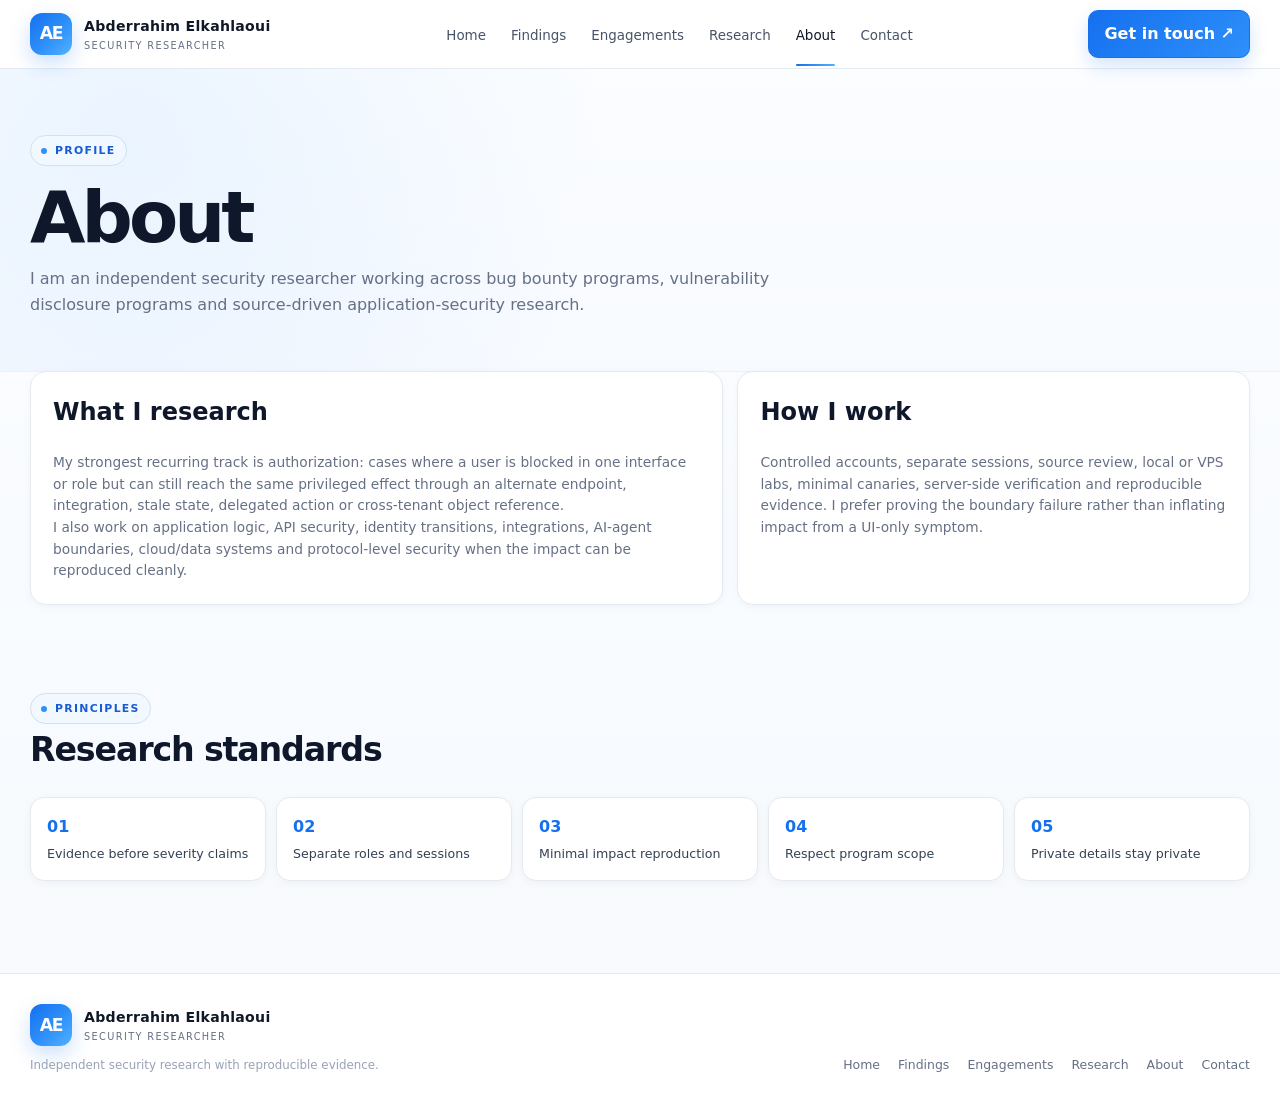
<file: about.html>
<!doctype html><html lang="en"><head><meta charset="utf-8"><meta name="viewport" content="width=device-width,initial-scale=1"><meta name="theme-color" content="#ffffff"><meta name="description" content="About independent security researcher Abderrahim Elkahlaoui."><meta property="og:title" content="About — Abderrahim Elkahlaoui"><meta property="og:description" content="Independent security researcher focused on authorization, application security, APIs, integrations and responsible disclosure."><meta property="og:type" content="website"><meta property="og:url" content="https://elkahlaoui1982.github.io/about.html"><link rel="canonical" href="https://elkahlaoui1982.github.io/about.html"><title>About — Abderrahim Elkahlaoui</title><link rel="stylesheet" href="assets/styles.css"></head><body data-page="about"><header class="site-header"><div class="container nav-shell"><a class="brand" href="index.html"><span class="brand-mark">AE</span><span class="brand-copy"><strong>Abderrahim Elkahlaoui</strong><span>Security Researcher</span></span></a><nav class="desktop-nav"><a href="index.html">Home</a><a href="findings.html">Findings</a><a href="engagements.html">Engagements</a><a href="research.html">Research</a><a class="active" href="about.html">About</a><a href="contact.html">Contact</a></nav><a class="nav-cta" href="contact.html">Get in touch ↗</a><button class="menu-button" type="button" data-menu-button aria-label="Open navigation" aria-expanded="false">☰</button></div><nav class="mobile-nav" data-mobile-nav><a href="index.html">Home</a><a href="findings.html">Findings</a><a href="engagements.html">Engagements</a><a href="research.html">Research</a><a class="active" href="about.html">About</a><a href="contact.html">Contact</a></nav></header><main><section class="container page-hero"><span class="eyebrow">Profile</span><h1>About</h1><p>I am an independent security researcher working across bug bounty programs, vulnerability disclosure programs and source-driven application-security research.</p></section><section class="container section" style="padding-top:0"><div class="about-grid"><article class="card about-card"><h2>What I research</h2><p>My strongest recurring track is authorization: cases where a user is blocked in one interface or role but can still reach the same privileged effect through an alternate endpoint, integration, stale state, delegated action or cross-tenant object reference.</p><p>I also work on application logic, API security, identity transitions, integrations, AI-agent boundaries, cloud/data systems and protocol-level security when the impact can be reproduced cleanly.</p></article><article class="card"><h2>How I work</h2><p class="muted">Controlled accounts, separate sessions, source review, local or VPS labs, minimal canaries, server-side verification and reproducible evidence. I prefer proving the boundary failure rather than inflating impact from a UI-only symptom.</p></article></div></section><section class="container section"><div class="section-heading"><div><span class="eyebrow">Principles</span><h2>Research standards</h2></div></div><div class="focus-grid"><div class="focus-item"><span>01</span>Evidence before severity claims</div><div class="focus-item"><span>02</span>Separate roles and sessions</div><div class="focus-item"><span>03</span>Minimal impact reproduction</div><div class="focus-item"><span>04</span>Respect program scope</div><div class="focus-item"><span>05</span>Private details stay private</div></div></section></main><footer class="site-footer"><div class="container footer-grid"><div><div class="brand"><span class="brand-mark">AE</span><span class="brand-copy"><strong>Abderrahim Elkahlaoui</strong><span>Security Researcher</span></span></div><div class="footer-copy">Independent security research with reproducible evidence.</div></div><nav class="footer-nav"><a href="index.html">Home</a><a href="findings.html">Findings</a><a href="engagements.html">Engagements</a><a href="research.html">Research</a><a href="about.html">About</a><a href="contact.html">Contact</a></nav></div></footer><script src="assets/app.js" defer></script></body></html>
</file>
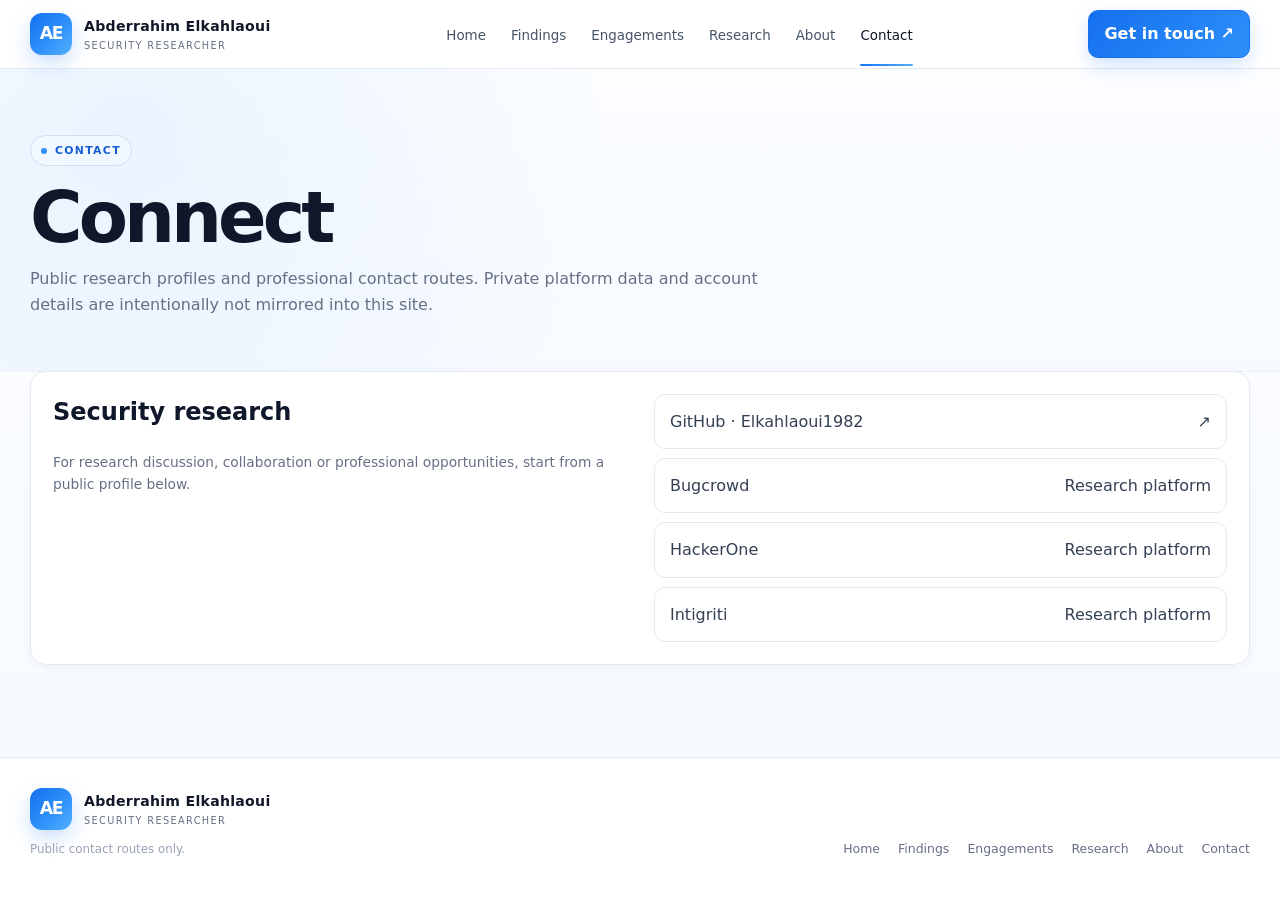
<file: contact.html>
<!doctype html><html lang="en"><head><meta charset="utf-8"><meta name="viewport" content="width=device-width,initial-scale=1"><meta name="theme-color" content="#ffffff"><meta name="description" content="Public research profiles and contact routes for Abderrahim Elkahlaoui."><meta property="og:title" content="Contact — Abderrahim Elkahlaoui"><meta property="og:description" content="Public security research profiles and professional contact routes."><meta property="og:type" content="website"><meta property="og:url" content="https://elkahlaoui1982.github.io/contact.html"><link rel="canonical" href="https://elkahlaoui1982.github.io/contact.html"><title>Contact — Abderrahim Elkahlaoui</title><link rel="stylesheet" href="assets/styles.css"></head><body data-page="contact"><header class="site-header"><div class="container nav-shell"><a class="brand" href="index.html"><span class="brand-mark">AE</span><span class="brand-copy"><strong>Abderrahim Elkahlaoui</strong><span>Security Researcher</span></span></a><nav class="desktop-nav"><a href="index.html">Home</a><a href="findings.html">Findings</a><a href="engagements.html">Engagements</a><a href="research.html">Research</a><a href="about.html">About</a><a class="active" href="contact.html">Contact</a></nav><a class="nav-cta" href="contact.html">Get in touch ↗</a><button class="menu-button" type="button" data-menu-button aria-label="Open navigation" aria-expanded="false">☰</button></div><nav class="mobile-nav" data-mobile-nav><a href="index.html">Home</a><a href="findings.html">Findings</a><a href="engagements.html">Engagements</a><a href="research.html">Research</a><a href="about.html">About</a><a class="active" href="contact.html">Contact</a></nav></header><main><section class="container page-hero"><span class="eyebrow">Contact</span><h1>Connect</h1><p>Public research profiles and professional contact routes. Private platform data and account details are intentionally not mirrored into this site.</p></section><section class="container section" style="padding-top:0"><div class="card contact-card"><div><h2>Security research</h2><p class="muted">For research discussion, collaboration or professional opportunities, start from a public profile below.</p></div><div class="contact-links"><a class="contact-link" href="https://github.com/Elkahlaoui1982" rel="me noreferrer" target="_blank"><span>GitHub · Elkahlaoui1982</span><span>↗</span></a><div class="contact-link"><span>Bugcrowd</span><span>Research platform</span></div><div class="contact-link"><span>HackerOne</span><span>Research platform</span></div><div class="contact-link"><span>Intigriti</span><span>Research platform</span></div></div></div></section></main><footer class="site-footer"><div class="container footer-grid"><div><div class="brand"><span class="brand-mark">AE</span><span class="brand-copy"><strong>Abderrahim Elkahlaoui</strong><span>Security Researcher</span></span></div><div class="footer-copy">Public contact routes only.</div></div><nav class="footer-nav"><a href="index.html">Home</a><a href="findings.html">Findings</a><a href="engagements.html">Engagements</a><a href="research.html">Research</a><a href="about.html">About</a><a href="contact.html">Contact</a></nav></div></footer><script src="assets/app.js" defer></script></body></html>
</file>
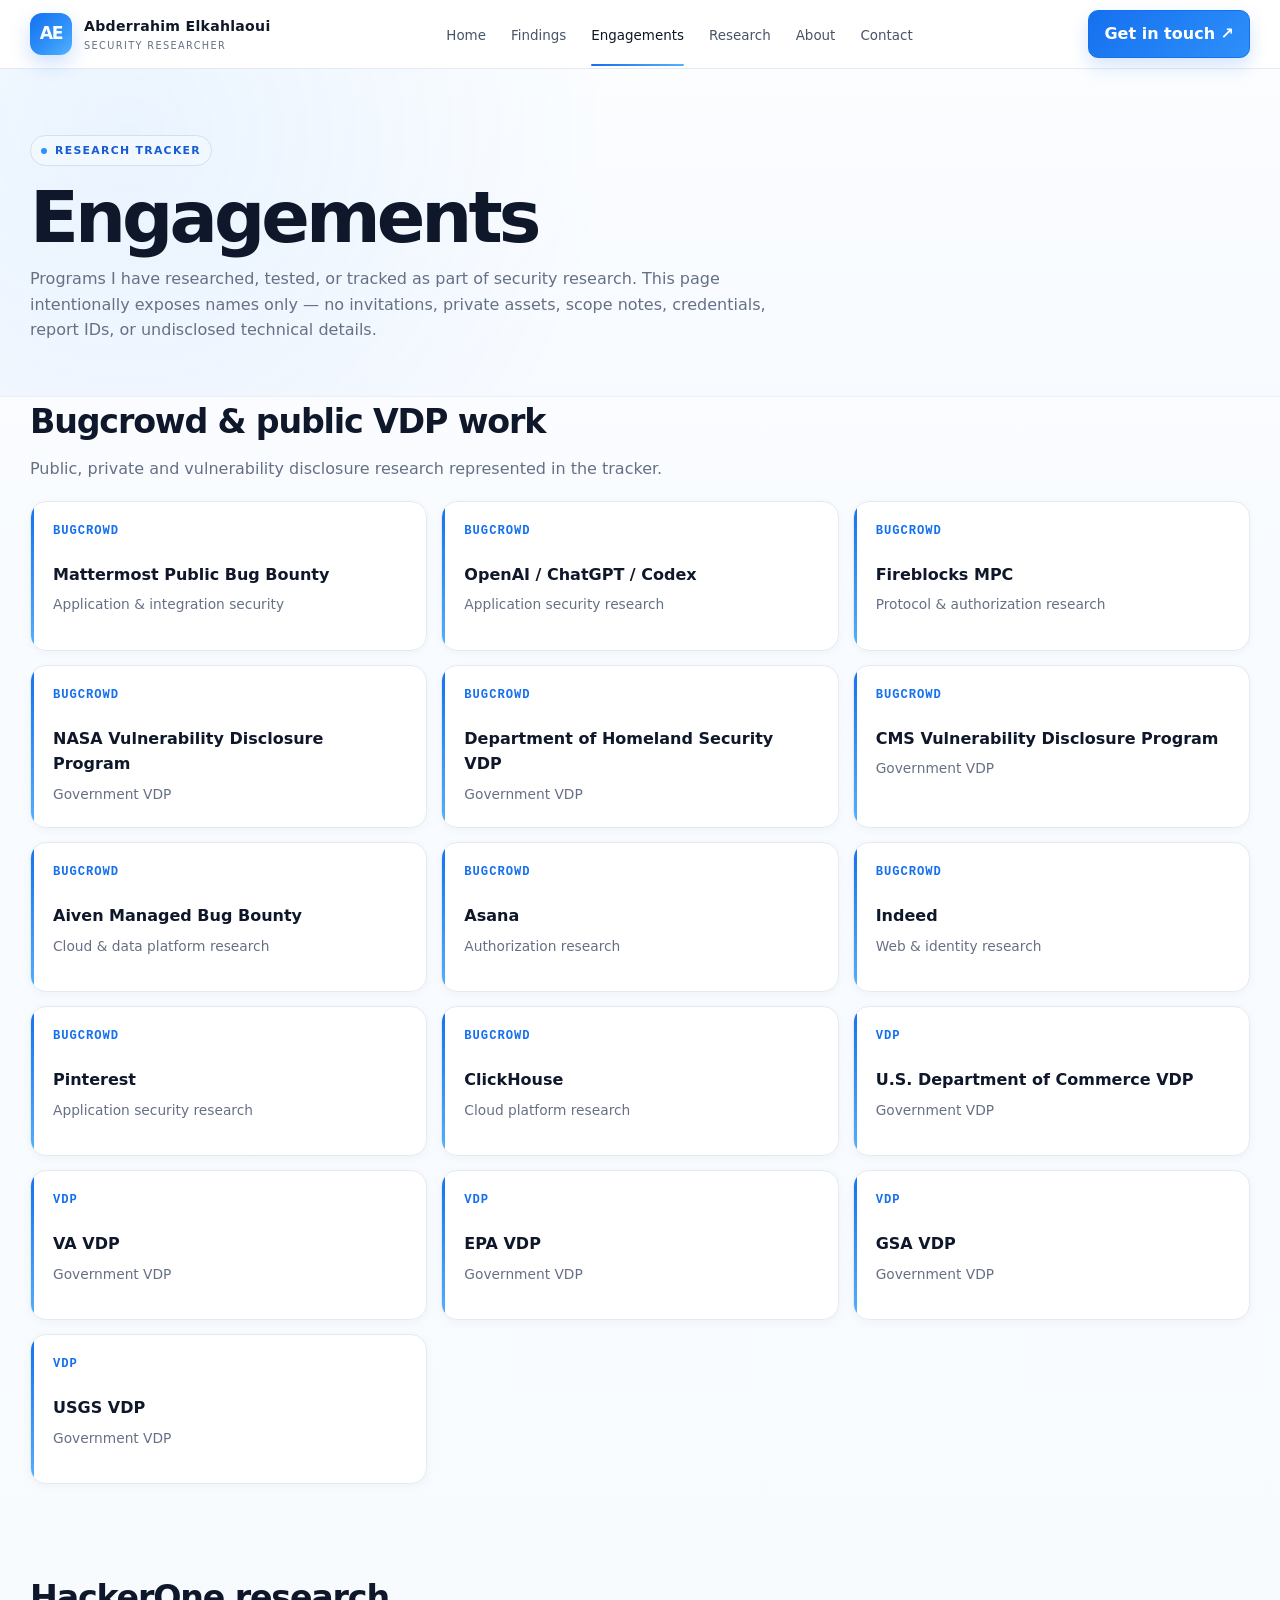
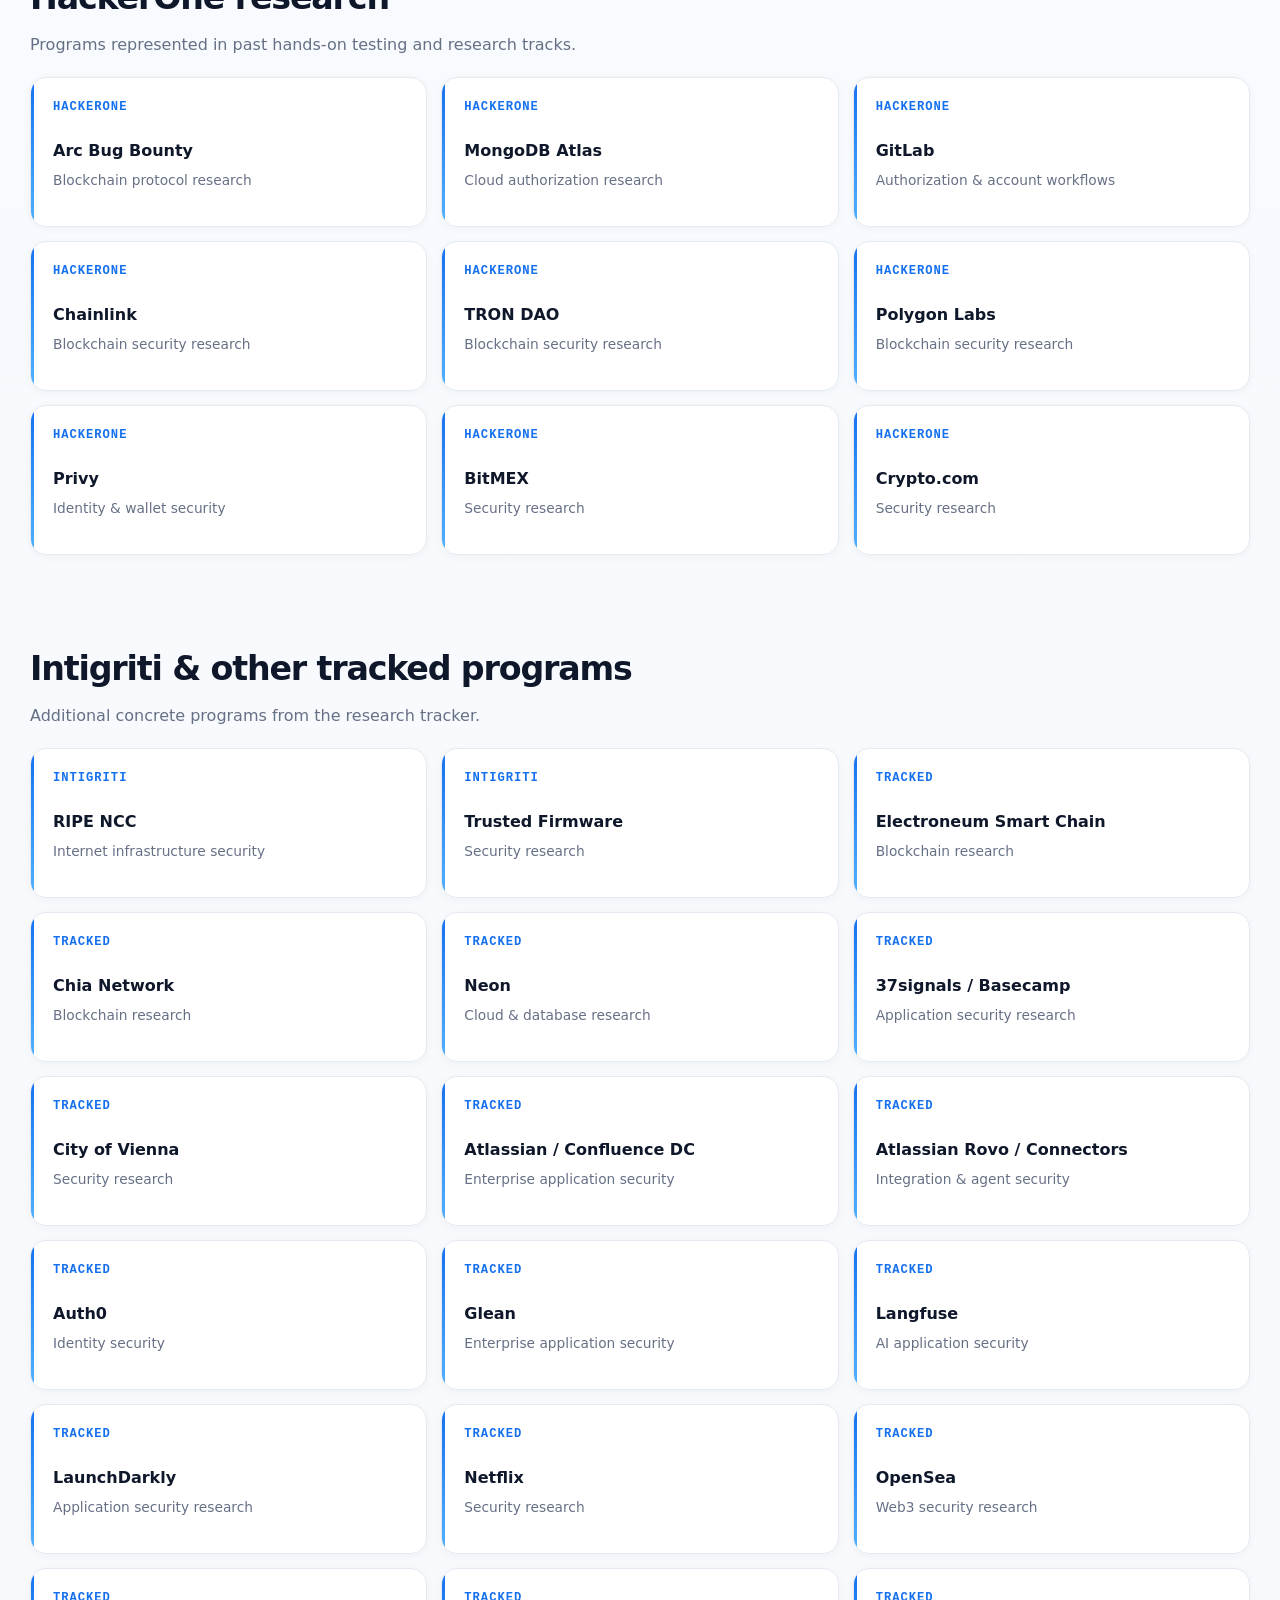
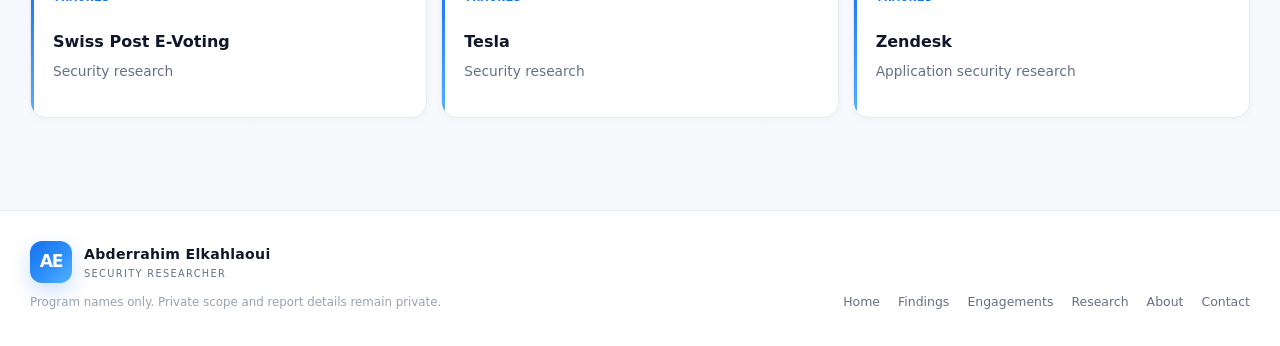
<file: engagements.html>
<!doctype html><html lang="en"><head><meta charset="utf-8"><meta name="viewport" content="width=device-width,initial-scale=1"><meta name="theme-color" content="#ffffff"><meta name="description" content="Security research engagements tracked by Abderrahim Elkahlaoui across Bugcrowd, HackerOne, Intigriti, VDPs and other programs."><meta property="og:title" content="Engagements — Abderrahim Elkahlaoui"><meta property="og:description" content="Security research programs and engagements — names only, with private scope details excluded."><meta property="og:type" content="website"><meta property="og:url" content="https://elkahlaoui1982.github.io/engagements.html"><link rel="canonical" href="https://elkahlaoui1982.github.io/engagements.html"><title>Engagements — Abderrahim Elkahlaoui</title><link rel="stylesheet" href="assets/styles.css"></head><body data-page="engagements">
<header class="site-header"><div class="container nav-shell"><a class="brand" href="index.html"><span class="brand-mark">AE</span><span class="brand-copy"><strong>Abderrahim Elkahlaoui</strong><span>Security Researcher</span></span></a><nav class="desktop-nav"><a href="index.html">Home</a><a href="findings.html">Findings</a><a class="active" href="engagements.html">Engagements</a><a href="research.html">Research</a><a href="about.html">About</a><a href="contact.html">Contact</a></nav><a class="nav-cta" href="contact.html">Get in touch ↗</a><button class="menu-button" type="button" data-menu-button aria-label="Open navigation" aria-expanded="false">☰</button></div><nav class="mobile-nav" data-mobile-nav><a href="index.html">Home</a><a href="findings.html">Findings</a><a class="active" href="engagements.html">Engagements</a><a href="research.html">Research</a><a href="about.html">About</a><a href="contact.html">Contact</a></nav></header>
<main><section class="container page-hero"><span class="eyebrow">Research tracker</span><h1>Engagements</h1><p>Programs I have researched, tested, or tracked as part of security research. This page intentionally exposes names only — no invitations, private assets, scope notes, credentials, report IDs, or undisclosed technical details.</p></section>
<section class="container section" style="padding-top:0"><div class="section-heading"><div><h2>Bugcrowd & public VDP work</h2><p>Public, private and vulnerability disclosure research represented in the tracker.</p></div></div><div class="grid engagement-grid">
<article class="card engagement-card"><div class="mono">BUGCROWD</div><h3>Mattermost Public Bug Bounty</h3><p>Application & integration security</p></article><article class="card engagement-card"><div class="mono">BUGCROWD</div><h3>OpenAI / ChatGPT / Codex</h3><p>Application security research</p></article><article class="card engagement-card"><div class="mono">BUGCROWD</div><h3>Fireblocks MPC</h3><p>Protocol & authorization research</p></article><article class="card engagement-card"><div class="mono">BUGCROWD</div><h3>NASA Vulnerability Disclosure Program</h3><p>Government VDP</p></article><article class="card engagement-card"><div class="mono">BUGCROWD</div><h3>Department of Homeland Security VDP</h3><p>Government VDP</p></article><article class="card engagement-card"><div class="mono">BUGCROWD</div><h3>CMS Vulnerability Disclosure Program</h3><p>Government VDP</p></article><article class="card engagement-card"><div class="mono">BUGCROWD</div><h3>Aiven Managed Bug Bounty</h3><p>Cloud & data platform research</p></article><article class="card engagement-card"><div class="mono">BUGCROWD</div><h3>Asana</h3><p>Authorization research</p></article><article class="card engagement-card"><div class="mono">BUGCROWD</div><h3>Indeed</h3><p>Web & identity research</p></article><article class="card engagement-card"><div class="mono">BUGCROWD</div><h3>Pinterest</h3><p>Application security research</p></article><article class="card engagement-card"><div class="mono">BUGCROWD</div><h3>ClickHouse</h3><p>Cloud platform research</p></article><article class="card engagement-card"><div class="mono">VDP</div><h3>U.S. Department of Commerce VDP</h3><p>Government VDP</p></article><article class="card engagement-card"><div class="mono">VDP</div><h3>VA VDP</h3><p>Government VDP</p></article><article class="card engagement-card"><div class="mono">VDP</div><h3>EPA VDP</h3><p>Government VDP</p></article><article class="card engagement-card"><div class="mono">VDP</div><h3>GSA VDP</h3><p>Government VDP</p></article><article class="card engagement-card"><div class="mono">VDP</div><h3>USGS VDP</h3><p>Government VDP</p></article></div></section>
<section class="container section"><div class="section-heading"><div><h2>HackerOne research</h2><p>Programs represented in past hands-on testing and research tracks.</p></div></div><div class="grid engagement-grid"><article class="card engagement-card"><div class="mono">HACKERONE</div><h3>Arc Bug Bounty</h3><p>Blockchain protocol research</p></article><article class="card engagement-card"><div class="mono">HACKERONE</div><h3>MongoDB Atlas</h3><p>Cloud authorization research</p></article><article class="card engagement-card"><div class="mono">HACKERONE</div><h3>GitLab</h3><p>Authorization & account workflows</p></article><article class="card engagement-card"><div class="mono">HACKERONE</div><h3>Chainlink</h3><p>Blockchain security research</p></article><article class="card engagement-card"><div class="mono">HACKERONE</div><h3>TRON DAO</h3><p>Blockchain security research</p></article><article class="card engagement-card"><div class="mono">HACKERONE</div><h3>Polygon Labs</h3><p>Blockchain security research</p></article><article class="card engagement-card"><div class="mono">HACKERONE</div><h3>Privy</h3><p>Identity & wallet security</p></article><article class="card engagement-card"><div class="mono">HACKERONE</div><h3>BitMEX</h3><p>Security research</p></article><article class="card engagement-card"><div class="mono">HACKERONE</div><h3>Crypto.com</h3><p>Security research</p></article></div></section>
<section class="container section"><div class="section-heading"><div><h2>Intigriti & other tracked programs</h2><p>Additional concrete programs from the research tracker.</p></div></div><div class="grid engagement-grid"><article class="card engagement-card"><div class="mono">INTIGRITI</div><h3>RIPE NCC</h3><p>Internet infrastructure security</p></article><article class="card engagement-card"><div class="mono">INTIGRITI</div><h3>Trusted Firmware</h3><p>Security research</p></article><article class="card engagement-card"><div class="mono">TRACKED</div><h3>Electroneum Smart Chain</h3><p>Blockchain research</p></article><article class="card engagement-card"><div class="mono">TRACKED</div><h3>Chia Network</h3><p>Blockchain research</p></article><article class="card engagement-card"><div class="mono">TRACKED</div><h3>Neon</h3><p>Cloud & database research</p></article><article class="card engagement-card"><div class="mono">TRACKED</div><h3>37signals / Basecamp</h3><p>Application security research</p></article><article class="card engagement-card"><div class="mono">TRACKED</div><h3>City of Vienna</h3><p>Security research</p></article><article class="card engagement-card"><div class="mono">TRACKED</div><h3>Atlassian / Confluence DC</h3><p>Enterprise application security</p></article><article class="card engagement-card"><div class="mono">TRACKED</div><h3>Atlassian Rovo / Connectors</h3><p>Integration & agent security</p></article><article class="card engagement-card"><div class="mono">TRACKED</div><h3>Auth0</h3><p>Identity security</p></article><article class="card engagement-card"><div class="mono">TRACKED</div><h3>Glean</h3><p>Enterprise application security</p></article><article class="card engagement-card"><div class="mono">TRACKED</div><h3>Langfuse</h3><p>AI application security</p></article><article class="card engagement-card"><div class="mono">TRACKED</div><h3>LaunchDarkly</h3><p>Application security research</p></article><article class="card engagement-card"><div class="mono">TRACKED</div><h3>Netflix</h3><p>Security research</p></article><article class="card engagement-card"><div class="mono">TRACKED</div><h3>OpenSea</h3><p>Web3 security research</p></article><article class="card engagement-card"><div class="mono">TRACKED</div><h3>Swiss Post E-Voting</h3><p>Security research</p></article><article class="card engagement-card"><div class="mono">TRACKED</div><h3>Tesla</h3><p>Security research</p></article><article class="card engagement-card"><div class="mono">TRACKED</div><h3>Zendesk</h3><p>Application security research</p></article></div></section></main>
<footer class="site-footer"><div class="container footer-grid"><div><div class="brand"><span class="brand-mark">AE</span><span class="brand-copy"><strong>Abderrahim Elkahlaoui</strong><span>Security Researcher</span></span></div><div class="footer-copy">Program names only. Private scope and report details remain private.</div></div><nav class="footer-nav"><a href="index.html">Home</a><a href="findings.html">Findings</a><a href="engagements.html">Engagements</a><a href="research.html">Research</a><a href="about.html">About</a><a href="contact.html">Contact</a></nav></div></footer><script src="assets/app.js" defer></script></body></html>
</file>
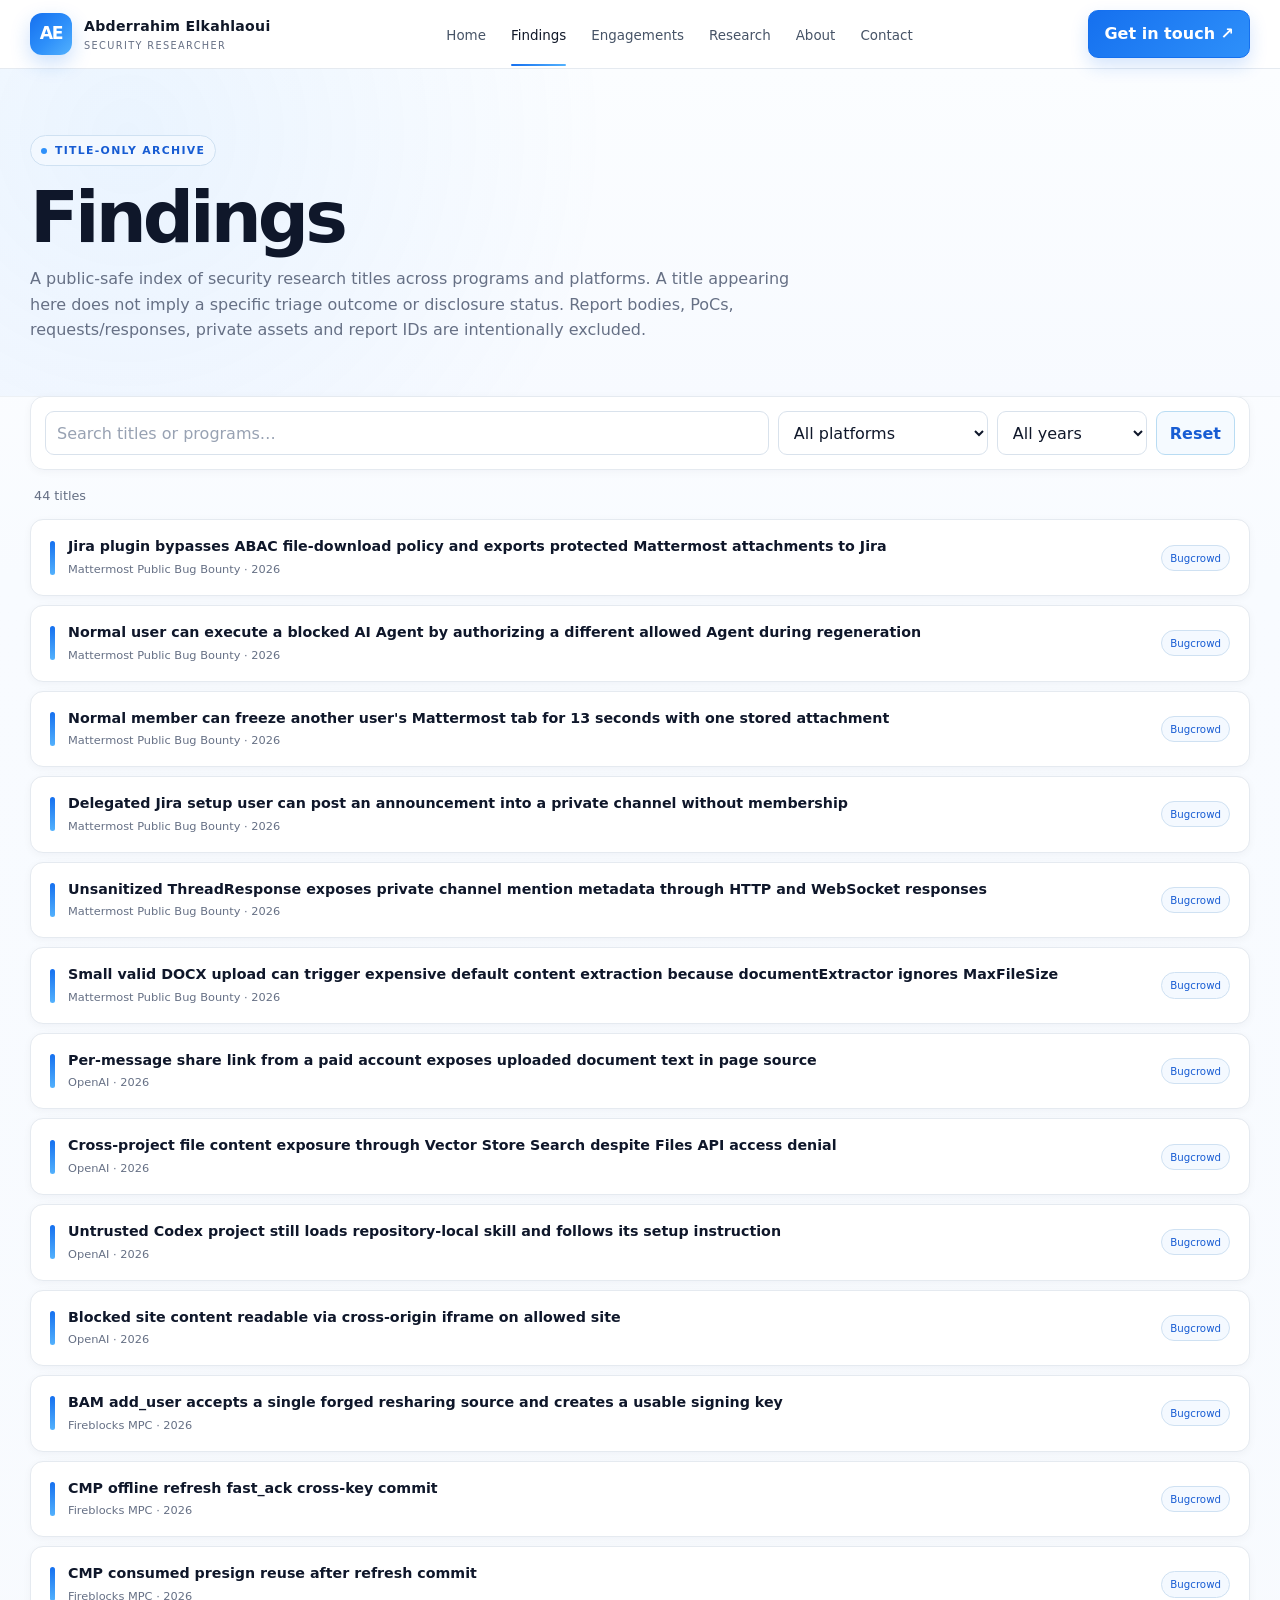
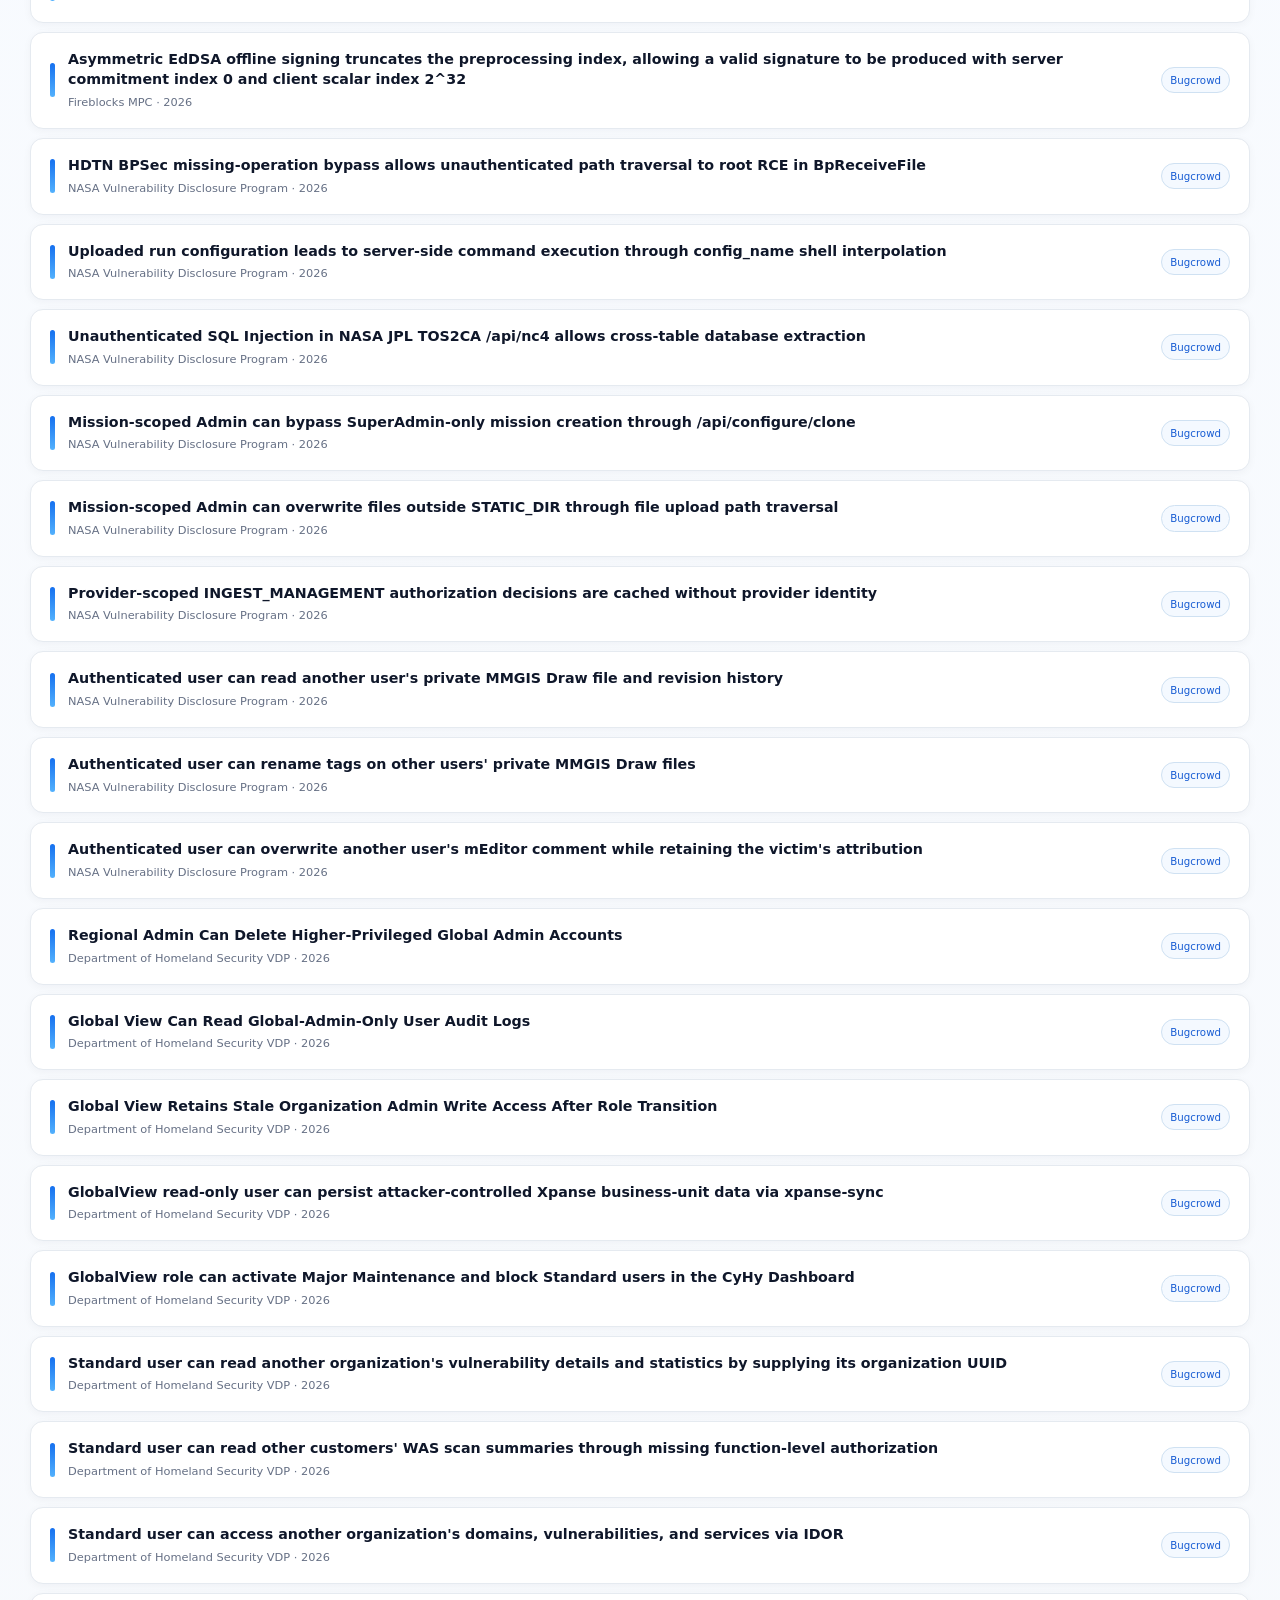
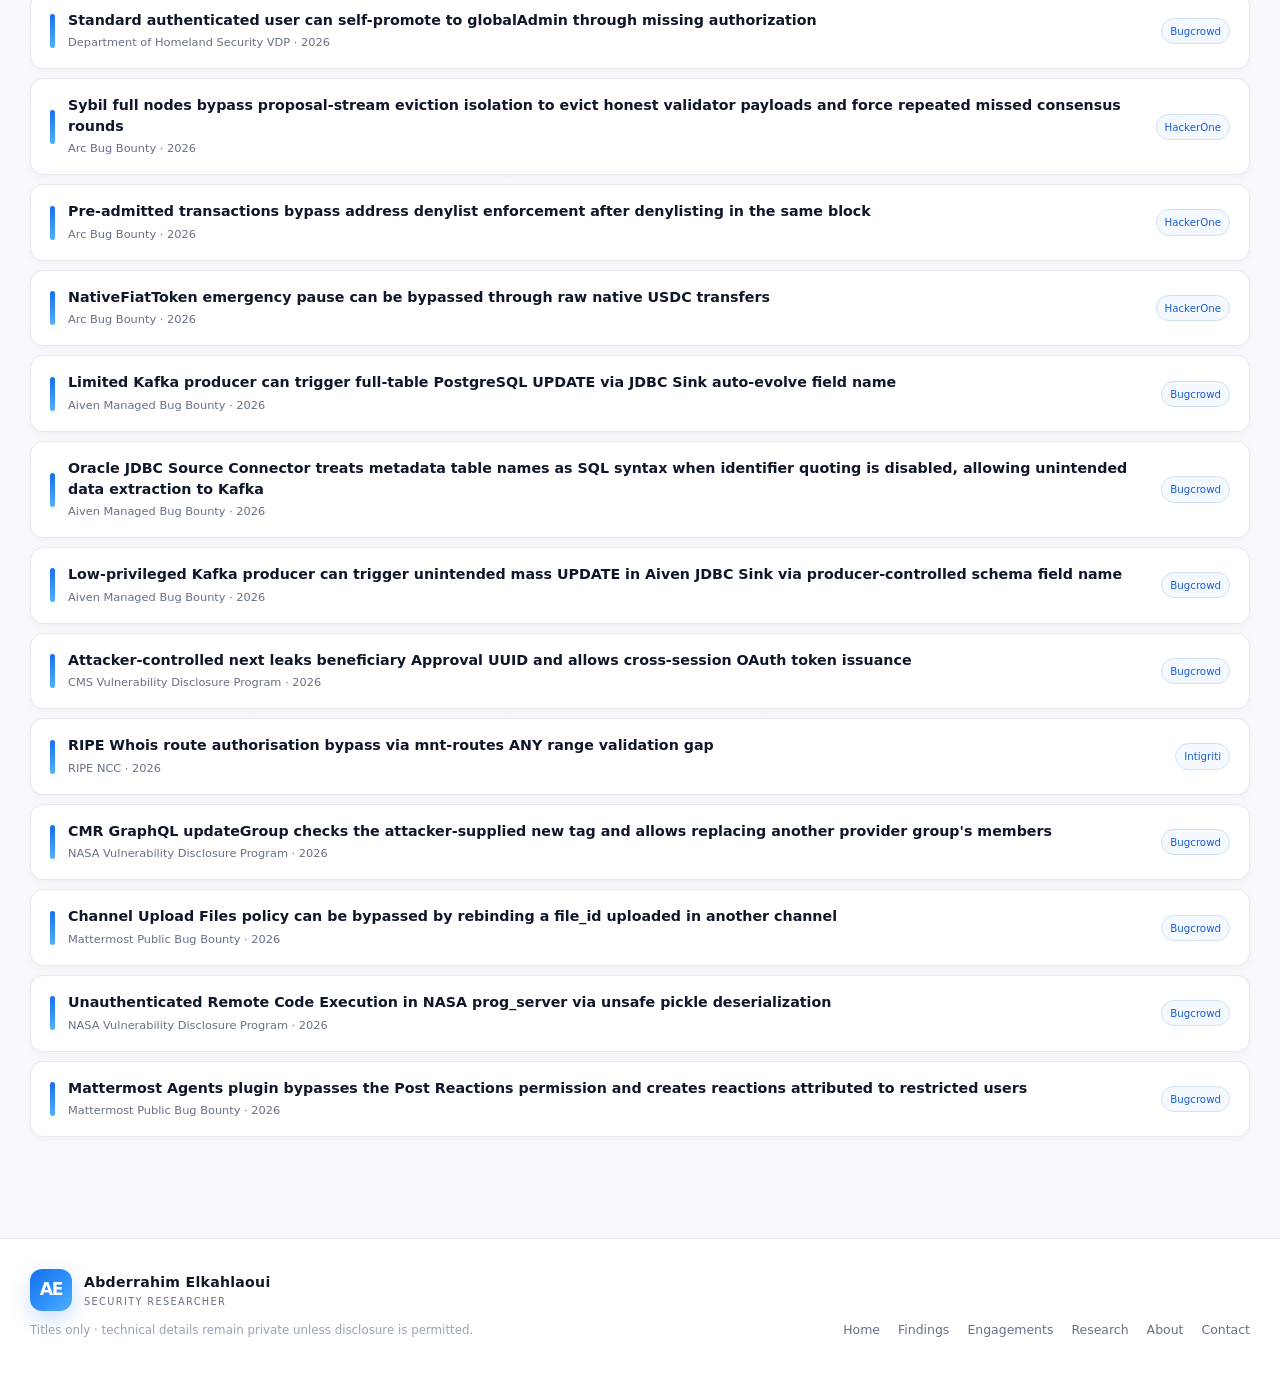
<file: findings.html>
<!doctype html><html lang="en"><head><meta charset="utf-8"><meta name="viewport" content="width=device-width,initial-scale=1"><meta name="theme-color" content="#ffffff"><meta name="description" content="Public-safe index of security research finding titles by Abderrahim Elkahlaoui."><meta property="og:title" content="Findings — Abderrahim Elkahlaoui"><meta property="og:description" content="A title-only security research archive. Private report bodies and exploit details are excluded."><meta property="og:type" content="website"><meta property="og:url" content="https://elkahlaoui1982.github.io/findings.html"><link rel="canonical" href="https://elkahlaoui1982.github.io/findings.html"><title>Findings — Abderrahim Elkahlaoui</title><link rel="stylesheet" href="assets/styles.css"></head><body data-page="findings"><header class="site-header"><div class="container nav-shell"><a class="brand" href="index.html"><span class="brand-mark">AE</span><span class="brand-copy"><strong>Abderrahim Elkahlaoui</strong><span>Security Researcher</span></span></a><nav class="desktop-nav"><a href="index.html">Home</a><a class="active" href="findings.html">Findings</a><a href="engagements.html">Engagements</a><a href="research.html">Research</a><a href="about.html">About</a><a href="contact.html">Contact</a></nav><a class="nav-cta" href="contact.html">Get in touch ↗</a><button class="menu-button" type="button" data-menu-button aria-label="Open navigation" aria-expanded="false">☰</button></div><nav class="mobile-nav" data-mobile-nav><a href="index.html">Home</a><a class="active" href="findings.html">Findings</a><a href="engagements.html">Engagements</a><a href="research.html">Research</a><a href="about.html">About</a><a href="contact.html">Contact</a></nav></header><main><section class="container page-hero"><span class="eyebrow">Title-only archive</span><h1>Findings</h1><p>A public-safe index of security research titles across programs and platforms. A title appearing here does not imply a specific triage outcome or disclosure status. Report bodies, PoCs, requests/responses, private assets and report IDs are intentionally excluded.</p></section><section class="container section" style="padding-top:0"><div class="filters" aria-label="Finding filters"><input class="input" id="finding-search" type="search" placeholder="Search titles or programs…" aria-label="Search finding titles"><select class="select" id="platform-filter" aria-label="Filter by platform"><option value="all">All platforms</option><option value="Bugcrowd">Bugcrowd</option><option value="HackerOne">HackerOne</option><option value="Intigriti">Intigriti</option></select><select class="select" id="year-filter" aria-label="Filter by year"><option value="all">All years</option><option value="2026">2026</option></select><button class="filter-reset" id="reset-filters" type="button">Reset</button></div><div class="catalog-toolbar" id="findings-count">Finding titles</div><ul class="finding-list catalog" id="findings-list"></ul><div class="empty" id="findings-empty" hidden><strong>No titles match these filters.</strong><div>Try a different search or reset the filters.</div></div></section></main><footer class="site-footer"><div class="container footer-grid"><div><div class="brand"><span class="brand-mark">AE</span><span class="brand-copy"><strong>Abderrahim Elkahlaoui</strong><span>Security Researcher</span></span></div><div class="footer-copy">Titles only · technical details remain private unless disclosure is permitted.</div></div><nav class="footer-nav"><a href="index.html">Home</a><a href="findings.html">Findings</a><a href="engagements.html">Engagements</a><a href="research.html">Research</a><a href="about.html">About</a><a href="contact.html">Contact</a></nav></div></footer><script src="assets/findings-data.js"></script><script>const list=document.getElementById('findings-list'),search=document.getElementById('finding-search'),platform=document.getElementById('platform-filter'),year=document.getElementById('year-filter'),reset=document.getElementById('reset-filters'),empty=document.getElementById('findings-empty'),count=document.getElementById('findings-count');function esc(s){const d=document.createElement('div');d.textContent=s;return d.innerHTML}function render(){const q=search.value.trim().toLowerCase(),p=platform.value,y=year.value,rows=window.FINDINGS.filter(f=>(!q||f.title.toLowerCase().includes(q)||f.program.includes(q))&&(p==='all'||f.platform===p)&&(y==='all'||f.year===y));list.innerHTML=rows.map(f=>`<li class="finding-row"><span class="finding-dot" aria-hidden="true"></span><div><div class="finding-title">${esc(f.title)}</div><div class="finding-meta">${esc(f.meta)}</div></div><span class="platform-pill">${esc(f.platform)}</span></li>`).join('');empty.hidden=rows.length!==0;count.textContent=`${rows.length} title${rows.length===1?'':'s'}`}[search,platform,year].forEach(e=>e.addEventListener('input',render));reset.addEventListener('click',()=>{search.value='';platform.value='all';year.value='all';render();search.focus()});render();</script><script src="assets/app.js" defer></script></body></html>
</file>
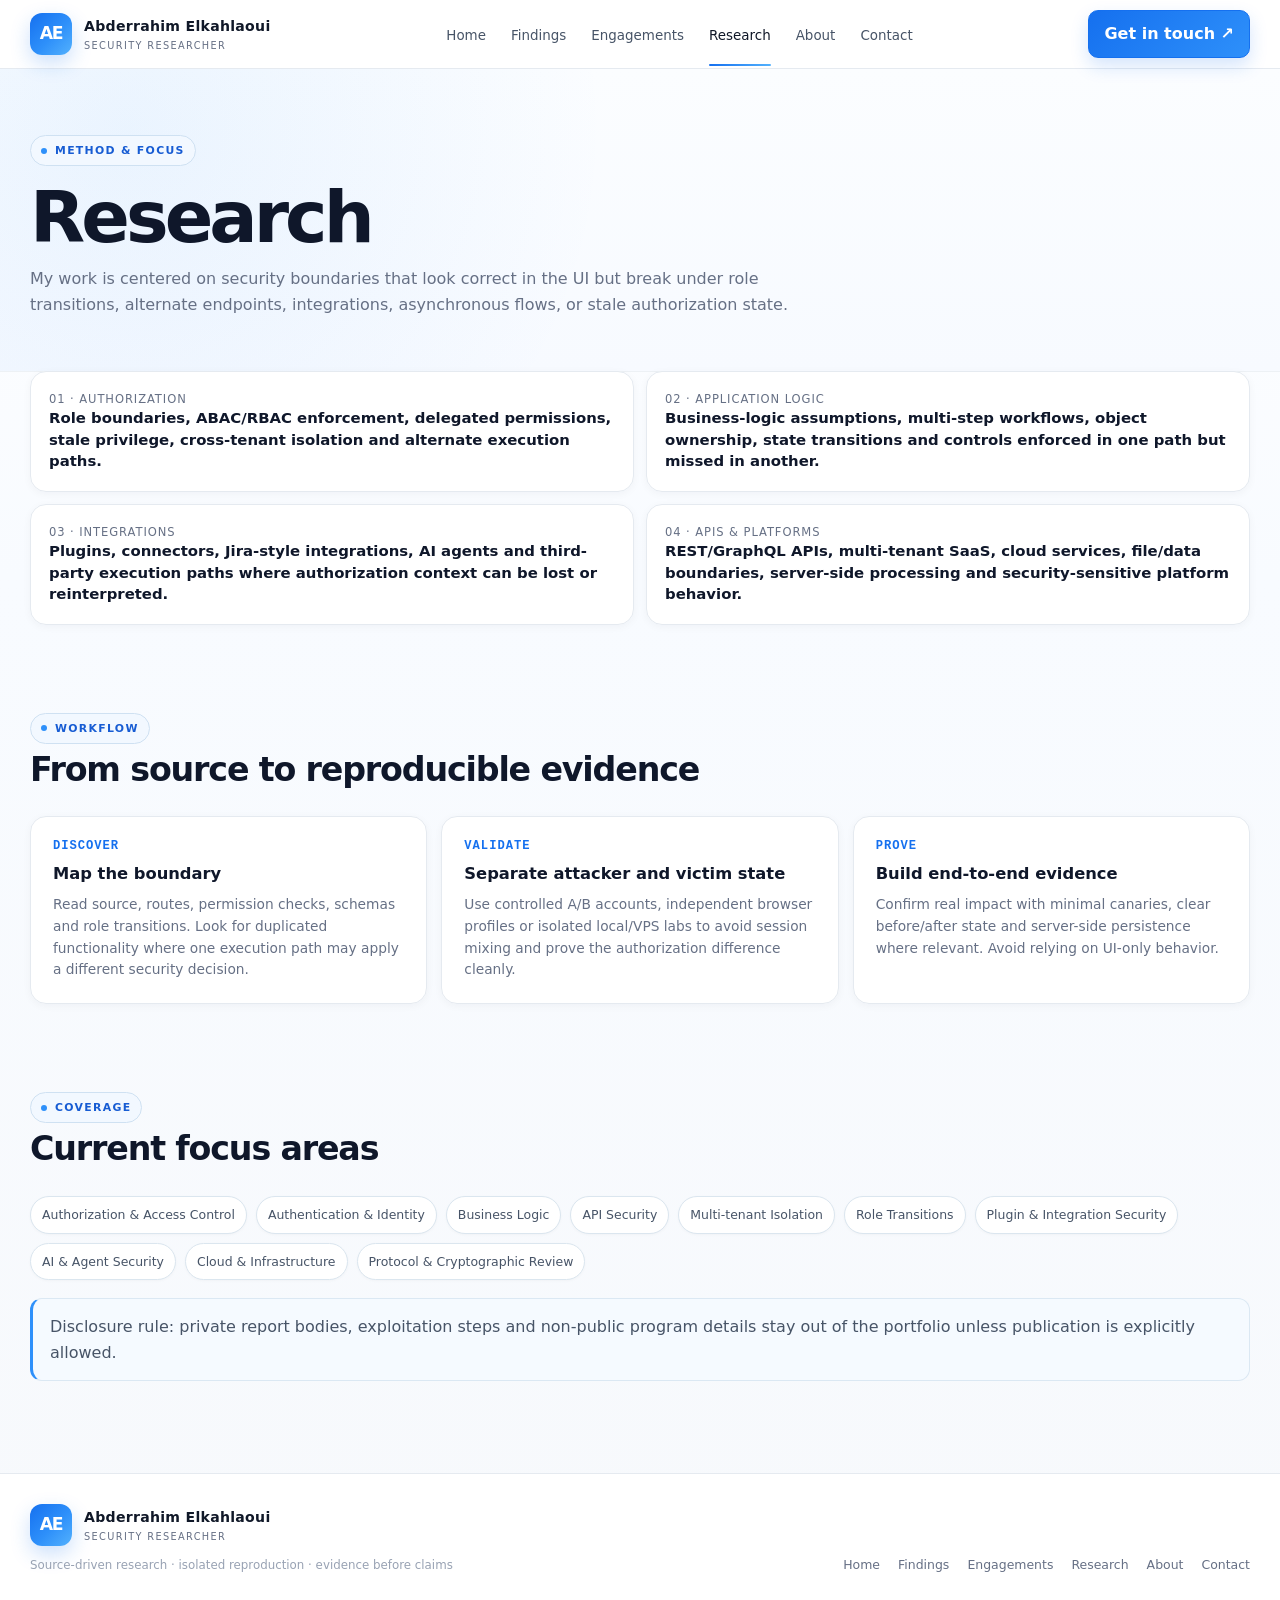
<file: research.html>
<!doctype html><html lang="en"><head><meta charset="utf-8"><meta name="viewport" content="width=device-width,initial-scale=1"><meta name="theme-color" content="#ffffff"><meta name="description" content="Security research methodology and focus areas of Abderrahim Elkahlaoui."><meta property="og:title" content="Research — Abderrahim Elkahlaoui"><meta property="og:description" content="Authorization, access control, APIs, integrations, AI agents, business logic, multi-tenant systems and reproducible security research."><meta property="og:type" content="website"><meta property="og:url" content="https://elkahlaoui1982.github.io/research.html"><link rel="canonical" href="https://elkahlaoui1982.github.io/research.html"><title>Research — Abderrahim Elkahlaoui</title><link rel="stylesheet" href="assets/styles.css"></head><body data-page="research"><header class="site-header"><div class="container nav-shell"><a class="brand" href="index.html"><span class="brand-mark">AE</span><span class="brand-copy"><strong>Abderrahim Elkahlaoui</strong><span>Security Researcher</span></span></a><nav class="desktop-nav"><a href="index.html">Home</a><a href="findings.html">Findings</a><a href="engagements.html">Engagements</a><a class="active" href="research.html">Research</a><a href="about.html">About</a><a href="contact.html">Contact</a></nav><a class="nav-cta" href="contact.html">Get in touch ↗</a><button class="menu-button" type="button" data-menu-button aria-label="Open navigation" aria-expanded="false">☰</button></div><nav class="mobile-nav" data-mobile-nav><a href="index.html">Home</a><a href="findings.html">Findings</a><a href="engagements.html">Engagements</a><a class="active" href="research.html">Research</a><a href="about.html">About</a><a href="contact.html">Contact</a></nav></header><main><section class="container page-hero"><span class="eyebrow">Method & focus</span><h1>Research</h1><p>My work is centered on security boundaries that look correct in the UI but break under role transitions, alternate endpoints, integrations, asynchronous flows, or stale authorization state.</p></section><section class="container section" style="padding-top:0"><div class="feature-grid"><article class="feature-card"><div class="feature-program">01 · Authorization</div><div class="feature-title">Role boundaries, ABAC/RBAC enforcement, delegated permissions, stale privilege, cross-tenant isolation and alternate execution paths.</div></article><article class="feature-card"><div class="feature-program">02 · Application logic</div><div class="feature-title">Business-logic assumptions, multi-step workflows, object ownership, state transitions and controls enforced in one path but missed in another.</div></article><article class="feature-card"><div class="feature-program">03 · Integrations</div><div class="feature-title">Plugins, connectors, Jira-style integrations, AI agents and third-party execution paths where authorization context can be lost or reinterpreted.</div></article><article class="feature-card"><div class="feature-program">04 · APIs & platforms</div><div class="feature-title">REST/GraphQL APIs, multi-tenant SaaS, cloud services, file/data boundaries, server-side processing and security-sensitive platform behavior.</div></article></div></section><section class="container section"><div class="section-heading"><div><span class="eyebrow">Workflow</span><h2>From source to reproducible evidence</h2></div></div><div class="timeline"><article class="card"><div class="year">DISCOVER</div><h3>Map the boundary</h3><p>Read source, routes, permission checks, schemas and role transitions. Look for duplicated functionality where one execution path may apply a different security decision.</p></article><article class="card"><div class="year">VALIDATE</div><h3>Separate attacker and victim state</h3><p>Use controlled A/B accounts, independent browser profiles or isolated local/VPS labs to avoid session mixing and prove the authorization difference cleanly.</p></article><article class="card"><div class="year">PROVE</div><h3>Build end-to-end evidence</h3><p>Confirm real impact with minimal canaries, clear before/after state and server-side persistence where relevant. Avoid relying on UI-only behavior.</p></article></div></section><section class="container section"><div class="section-heading"><div><span class="eyebrow">Coverage</span><h2>Current focus areas</h2></div></div><div class="tags"><span class="tag">Authorization & Access Control</span><span class="tag">Authentication & Identity</span><span class="tag">Business Logic</span><span class="tag">API Security</span><span class="tag">Multi-tenant Isolation</span><span class="tag">Role Transitions</span><span class="tag">Plugin & Integration Security</span><span class="tag">AI & Agent Security</span><span class="tag">Cloud & Infrastructure</span><span class="tag">Protocol & Cryptographic Review</span></div><div class="split-note" style="margin-top:18px">Disclosure rule: private report bodies, exploitation steps and non-public program details stay out of the portfolio unless publication is explicitly allowed.</div></section></main><footer class="site-footer"><div class="container footer-grid"><div><div class="brand"><span class="brand-mark">AE</span><span class="brand-copy"><strong>Abderrahim Elkahlaoui</strong><span>Security Researcher</span></span></div><div class="footer-copy">Source-driven research · isolated reproduction · evidence before claims</div></div><nav class="footer-nav"><a href="index.html">Home</a><a href="findings.html">Findings</a><a href="engagements.html">Engagements</a><a href="research.html">Research</a><a href="about.html">About</a><a href="contact.html">Contact</a></nav></div></footer><script src="assets/app.js" defer></script></body></html>
</file>
<file: assets/styles.css>
:root{
  --bg:#f7f9fc;
  --surface:#ffffff;
  --surface-soft:#f4f7fb;
  --surface-blue:#eef6ff;
  --text:#0f172a;
  --muted:#667085;
  --muted-2:#98a2b3;
  --line:#e5eaf0;
  --line-strong:#cfe1f2;
  --blue:#1570ef;
  --blue-2:#2e90fa;
  --cyan:#0ba5ec;
  --teal:#12b76a;
  --violet:#7f56d9;
  --amber:#f79009;
  --red:#f04438;
  --shadow-sm:0 2px 8px rgba(16,24,40,.04);
  --shadow-md:0 10px 30px rgba(16,24,40,.07);
  --shadow-lg:0 24px 60px rgba(16,24,40,.10);
  --max:1220px;
  --radius:16px
}
*{box-sizing:border-box}
html{scroll-behavior:smooth}
body{
  margin:0;
  color:var(--text);
  background:linear-gradient(180deg,#fff 0,#f8fbff 36rem,#f7f9fc 100%);
  font-family:Inter,ui-sans-serif,system-ui,-apple-system,BlinkMacSystemFont,"Segoe UI",sans-serif;
  line-height:1.58;
  -webkit-font-smoothing:antialiased
}
a{color:inherit;text-decoration:none}
button,input,select{font:inherit}
button,a,input,select{outline:none}
button:focus-visible,a:focus-visible,input:focus-visible,select:focus-visible{
  box-shadow:0 0 0 4px rgba(21,112,239,.13)!important
}
.container{width:min(calc(100% - 40px),var(--max));margin-inline:auto}

/* Header */
.site-header{
  position:sticky;top:0;z-index:50;
  background:rgba(255,255,255,.94);
  border-bottom:1px solid var(--line);
  backdrop-filter:blur(18px)
}
.nav-shell{min-height:68px;display:flex;align-items:center;justify-content:space-between;gap:24px}
.brand{display:flex;align-items:center;gap:12px;min-width:max-content}
.brand-mark{
  width:42px;height:42px;
  display:grid;place-items:center;
  font-weight:900;font-size:1.08rem;letter-spacing:-.08em;
  color:#fff;
  background:linear-gradient(135deg,#1570ef,#2e90fa 55%,#53b1fd);
  border-radius:12px;
  box-shadow:0 8px 20px rgba(21,112,239,.22)
}
.brand-copy strong{display:block;font-size:.88rem;letter-spacing:.02em;color:#101828}
.brand-copy span{display:block;margin-top:1px;color:#667085;font-size:.61rem;letter-spacing:.14em;text-transform:uppercase}
.desktop-nav{display:flex;align-items:center;gap:25px;color:#475467;font-size:.84rem}
.desktop-nav a{padding:22px 0 19px;position:relative}
.desktop-nav a:hover,.desktop-nav a.active{color:#101828}
.desktop-nav a.active:after{
  content:"";position:absolute;left:0;right:0;bottom:-1px;height:2px;
  background:linear-gradient(90deg,#1570ef,#53b1fd);border-radius:2px
}
.nav-cta,.button{
  border:1px solid var(--line-strong);
  border-radius:10px;padding:10px 15px;
  background:#fff;color:#175cd3;
  display:inline-flex;align-items:center;justify-content:center;gap:8px;
  transition:.18s ease
}
.nav-cta{
  background:linear-gradient(135deg,#1570ef,#2e90fa);
  border-color:#1570ef;color:#fff;font-weight:750;
  box-shadow:0 8px 18px rgba(21,112,239,.18)
}
.nav-cta:hover,.button:hover{transform:translateY(-1px);box-shadow:var(--shadow-sm)}
.button.primary{background:linear-gradient(135deg,#1570ef,#2e90fa);border-color:#1570ef;color:#fff;font-weight:800}
.button.ghost{background:#fff;color:#344054}
.menu-button{display:none;width:44px;height:44px;border:1px solid var(--line);border-radius:10px;color:#344054;background:#fff}
.mobile-nav{display:none;border-top:1px solid var(--line);background:#fff;padding:12px 18px 18px}
.mobile-nav[data-open]{display:grid;gap:6px}
.mobile-nav a{padding:11px 12px;color:#475467;border-radius:9px}
.mobile-nav a:hover{background:#f3f7fb;color:#101828}

/* Generic */
.eyebrow{
  display:inline-flex;align-items:center;gap:8px;
  color:#175cd3;border:1px solid #cfe1f2;background:#f2f8ff;
  border-radius:999px;padding:6px 10px;text-transform:uppercase;
  font-size:.68rem;letter-spacing:.12em;font-weight:800
}
.eyebrow:before{content:"";width:6px;height:6px;border-radius:50%;background:#2e90fa}
h1,h2,h3,p{margin-top:0}
.page-hero{
  position:relative;
  padding:66px 0 38px
}
.page-hero:before{
  content:"";position:absolute;left:50%;top:0;transform:translateX(-50%);
  width:100vw;height:100%;
  background:
    radial-gradient(circle at 10% 20%,rgba(46,144,250,.08),transparent 30rem),
    linear-gradient(180deg,#fbfdff,#f7faff);
  border-bottom:1px solid #edf1f5;z-index:-1
}
.page-hero h1{font-size:clamp(2.8rem,5.6vw,4.8rem);line-height:.98;letter-spacing:-.055em;margin:16px 0 14px}
.page-hero p{max-width:780px;color:var(--muted);font-size:1rem}
.section{padding-block:44px}
.section-heading{display:flex;justify-content:space-between;gap:24px;align-items:end;margin-bottom:20px}
.section-heading h2{margin:0;font-size:clamp(1.55rem,2.6vw,2.1rem);letter-spacing:-.035em}
.section-heading p{max-width:680px;color:var(--muted);margin:7px 0 0}
.section-link{color:#175cd3;white-space:nowrap;font-size:.84rem;font-weight:700}
.grid{display:grid;gap:14px}

/* Cards */
.card,.panel,.platform-card,.feature-card{
  background:rgba(255,255,255,.98);
  border:1px solid var(--line);
  border-radius:var(--radius);
  box-shadow:var(--shadow-sm)
}
.card{padding:22px}
.card:hover,.feature-card:hover,.platform-card:hover{box-shadow:var(--shadow-md);border-color:#d5e1ed}
.card h3{margin:0 0 7px;font-size:1.02rem}
.card p{margin:0;color:var(--muted);font-size:.86rem}
.platform-grid{grid-template-columns:repeat(4,1fr)}
.platform-strip{display:grid;grid-template-columns:repeat(4,1fr);gap:12px}
.platform-card{padding:18px 20px;display:flex;align-items:center;gap:14px}
.platform-mark{
  width:40px;height:40px;border-radius:12px;display:grid;place-items:center;
  border:1px solid #d6e8f6;color:#1570ef;background:#eff8ff;
  font:800 .72rem ui-monospace,monospace
}
.platform-card strong{display:block;font-size:.93rem}
.platform-card span{display:block;color:var(--muted);font-size:.74rem}
.feature-grid{display:grid;grid-template-columns:repeat(2,1fr);gap:12px}
.feature-card{padding:18px}
.feature-top{display:flex;justify-content:space-between;gap:10px;margin-bottom:10px}
.feature-program{font-size:.72rem;color:#667085;text-transform:uppercase;letter-spacing:.08em}
.feature-title{font-size:.93rem;font-weight:720;line-height:1.45}
.platform-pill{
  border:1px solid #cfe1f2;color:#175cd3;border-radius:999px;padding:4px 8px;
  font-size:.64rem;white-space:nowrap;background:#f4f9ff
}
.focus-grid{display:grid;grid-template-columns:repeat(5,1fr);gap:10px}
.focus-item{
  border:1px solid var(--line);border-radius:14px;padding:16px;
  background:#fff;color:#344054;font-size:.79rem;box-shadow:var(--shadow-sm)
}
.focus-item span{display:block;color:#1570ef;font-size:1rem;margin-bottom:5px;font-weight:800}
.tags{display:flex;flex-wrap:wrap;gap:9px}
.tag{
  border:1px solid #dbe6ef;border-radius:999px;padding:8px 11px;color:#475467;
  background:#fff;font-size:.78rem;box-shadow:0 1px 3px rgba(16,24,40,.03)
}
.split-note{
  border:1px solid #dbe8f3;border-left:3px solid #2e90fa;border-radius:12px;
  padding:15px 17px;background:#f5faff;color:#475467
}

/* Lists/findings */
.panel{overflow:hidden}
.panel-grid{display:grid;grid-template-columns:1.35fr .8fr;gap:14px}
.panel-header{
  padding:17px 19px;border-bottom:1px solid var(--line);
  display:flex;align-items:center;justify-content:space-between;gap:12px
}
.panel-header h2,.panel-header h3{margin:0;font-size:1.03rem}
.finding-list{list-style:none;padding:0;margin:0}
.finding-row{
  display:grid;grid-template-columns:auto 1fr auto;gap:13px;align-items:center;
  padding:16px 19px;border-bottom:1px solid var(--line);transition:.16s
}
.finding-row:last-child{border-bottom:0}
.finding-row:hover{background:#f8fbfe}
.finding-dot{width:5px;height:34px;border-radius:8px;background:linear-gradient(180deg,#1570ef,#53b1fd)}
.finding-title{font-size:.89rem;font-weight:720;line-height:1.45}
.finding-meta{color:var(--muted);font-size:.71rem;margin-top:4px}
.engagement-list{list-style:none;margin:0;padding:0}
.engagement-list li{display:flex;align-items:center;justify-content:space-between;gap:16px;padding:14px 18px;border-bottom:1px solid var(--line)}
.engagement-list li:last-child{border:0}
.engagement-name{font-size:.86rem;font-weight:700}
.engagement-meta{color:var(--muted);font-size:.71rem}

/* Filters */
.filters{
  padding:14px;display:grid;grid-template-columns:1fr 210px 150px auto;gap:9px;
  position:sticky;top:82px;z-index:20;background:rgba(255,255,255,.95);
  backdrop-filter:blur(16px);border:1px solid var(--line);border-radius:14px;margin-bottom:16px;
  box-shadow:var(--shadow-sm)
}
.input,.select{
  width:100%;min-height:44px;color:var(--text);background:#fff;
  border:1px solid #d9e2ec;border-radius:9px;padding:0 11px
}
.input:focus,.select:focus{border-color:#84caff}
.input::placeholder{color:#98a2b3}
.filter-reset{
  min-height:44px;border:1px solid #b9dcf3;color:#175cd3;background:#f5faff;
  border-radius:9px;padding:0 13px;cursor:pointer;font-weight:700
}
.catalog-toolbar{color:var(--muted);font-size:.8rem;margin:10px 4px 13px}
.catalog .finding-row{
  grid-template-columns:auto 1fr auto;border:1px solid var(--line);
  border-radius:13px;margin-bottom:9px;background:#fff;box-shadow:var(--shadow-sm)
}
.catalog .finding-row[hidden]{display:none}
.empty{padding:46px 24px;text-align:center;color:var(--muted);border:1px dashed #cfd8e3;border-radius:14px;background:#fff}

/* Engagement pages */
.engagement-grid{grid-template-columns:repeat(3,1fr)}
.engagement-card{min-height:150px;position:relative;overflow:hidden}
.engagement-card:before{
  content:"";position:absolute;inset:0 auto 0 0;width:3px;background:linear-gradient(180deg,#1570ef,#53b1fd)
}
.engagement-card .mono{margin-bottom:24px}
.engagement-card h3{font-size:1rem}
.mono,.timeline .year{color:#1570ef;font:750 .76rem ui-monospace,monospace;letter-spacing:.08em}

/* About/research */
.about-grid{display:grid;grid-template-columns:1.15fr .85fr;gap:14px}
.about-card p,.muted{color:var(--muted)}
.timeline{display:grid;grid-template-columns:repeat(3,1fr);gap:14px}
.timeline h3{margin:8px 0 7px}
.timeline p{color:var(--muted);font-size:.86rem}

/* Contact */
.contact-card{display:grid;grid-template-columns:1fr 1fr;gap:28px}
.contact-links{display:grid;gap:9px}
.contact-link{
  display:flex;justify-content:space-between;align-items:center;border:1px solid var(--line);
  border-radius:11px;padding:14px 15px;background:#fff;color:#344054;transition:.15s
}
.contact-link:hover{border-color:#bcdcf2;background:#f8fbff;transform:translateY(-1px)}

/* Footer */
.site-footer{margin-top:48px;border-top:1px solid var(--line);padding:30px 0 34px;background:#fff}
.footer-grid{display:flex;justify-content:space-between;gap:28px;align-items:end}
.footer-copy{color:var(--muted-2);font-size:.74rem;margin-top:10px}
.footer-nav{display:flex;gap:18px;flex-wrap:wrap;color:var(--muted);font-size:.78rem}
.footer-nav a:hover{color:#101828}

@media(max-width:980px){
  .desktop-nav,.nav-cta{display:none}
  .menu-button{display:block}
  .platform-strip,.platform-grid{grid-template-columns:repeat(2,1fr)}
  .focus-grid{grid-template-columns:repeat(3,1fr)}
  .panel-grid,.about-grid,.contact-card{grid-template-columns:1fr}
  .engagement-grid{grid-template-columns:repeat(2,1fr)}
  .filters{grid-template-columns:1fr 1fr}
}
@media(max-width:640px){
  .container{width:min(calc(100% - 28px),var(--max))}
  .brand-copy strong{font-size:.74rem}
  .brand-copy span{font-size:.56rem}
  .section{padding-block:34px}
  .section-heading{align-items:flex-start;flex-direction:column}
  .filters{position:static;grid-template-columns:1fr}
  .feature-grid,.platform-strip,.platform-grid,.engagement-grid,.focus-grid,.timeline{grid-template-columns:1fr}
  .finding-row,.catalog .finding-row{grid-template-columns:auto 1fr}
  .finding-row .platform-pill{grid-column:2;width:max-content}
  .footer-grid{align-items:flex-start;flex-direction:column}
  .footer-nav{gap:13px}
}
</file>
